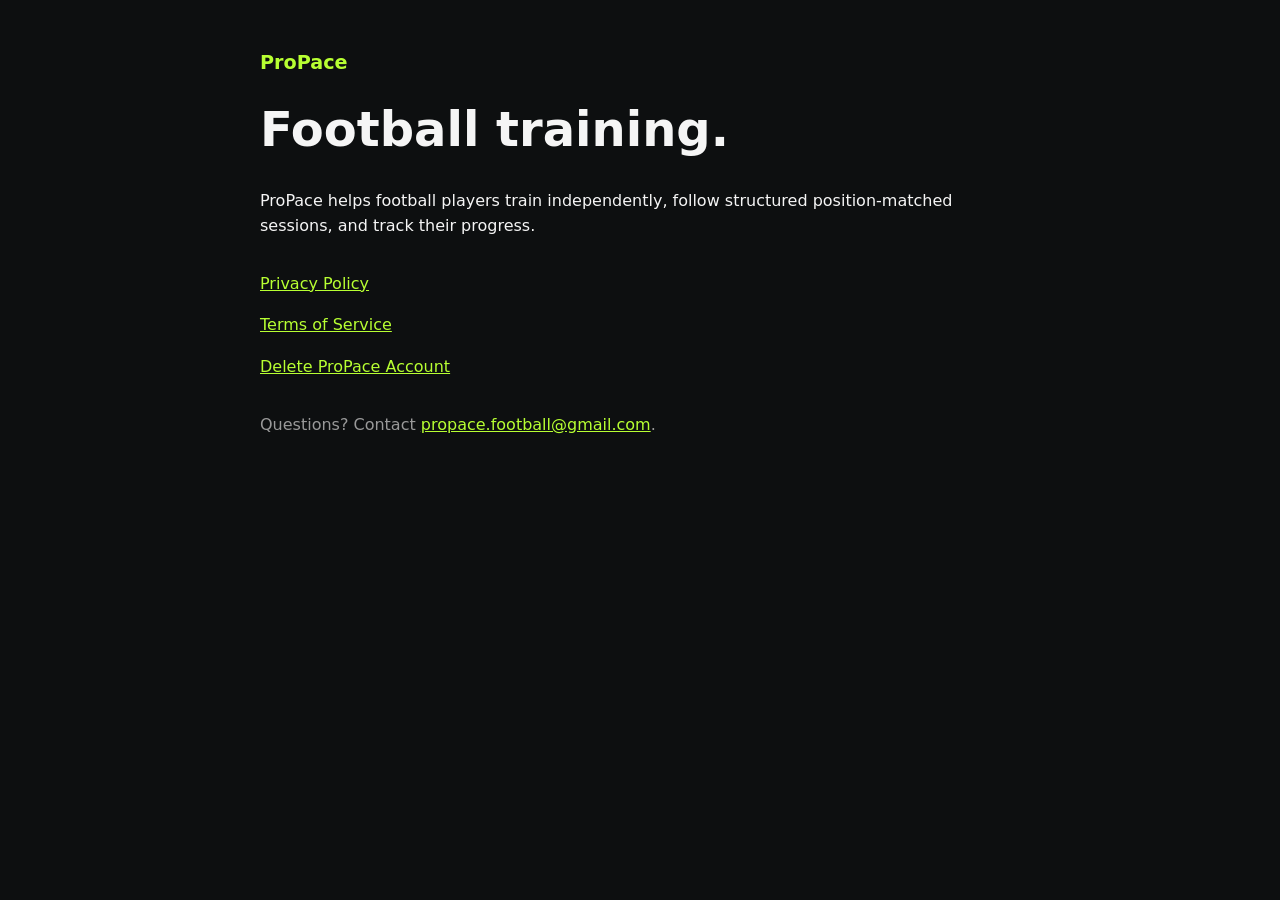
<file: index.html>
<!doctype html>
<html lang="en">
<head>
  <meta charset="utf-8">
  <meta name="viewport" content="width=device-width, initial-scale=1">
  <title>ProPace</title>
  <link rel="stylesheet" href="styles.css">
</head>

<body>

<main class="container">

  <a class="brand" href="index.html">ProPace</a>

  <h1>Football training.</h1>

  <p>
    ProPace helps football players train independently,
    follow structured position-matched sessions, and track their progress.
  </p>

  <section>
    <p>
      <a href="privacy.html">Privacy Policy</a>
    </p>

    <p>
      <a href="terms.html">Terms of Service</a>
    </p>

    <p>
      <a href="delete-account.html">Delete ProPace Account</a>
    </p>
  </section>

  <section>
    <p class="updated">
      Questions? Contact
      <a href="mailto:propace.football@gmail.com">propace.football@gmail.com</a>.
    </p>
  </section>

</main>

</body>
</html>
</file>
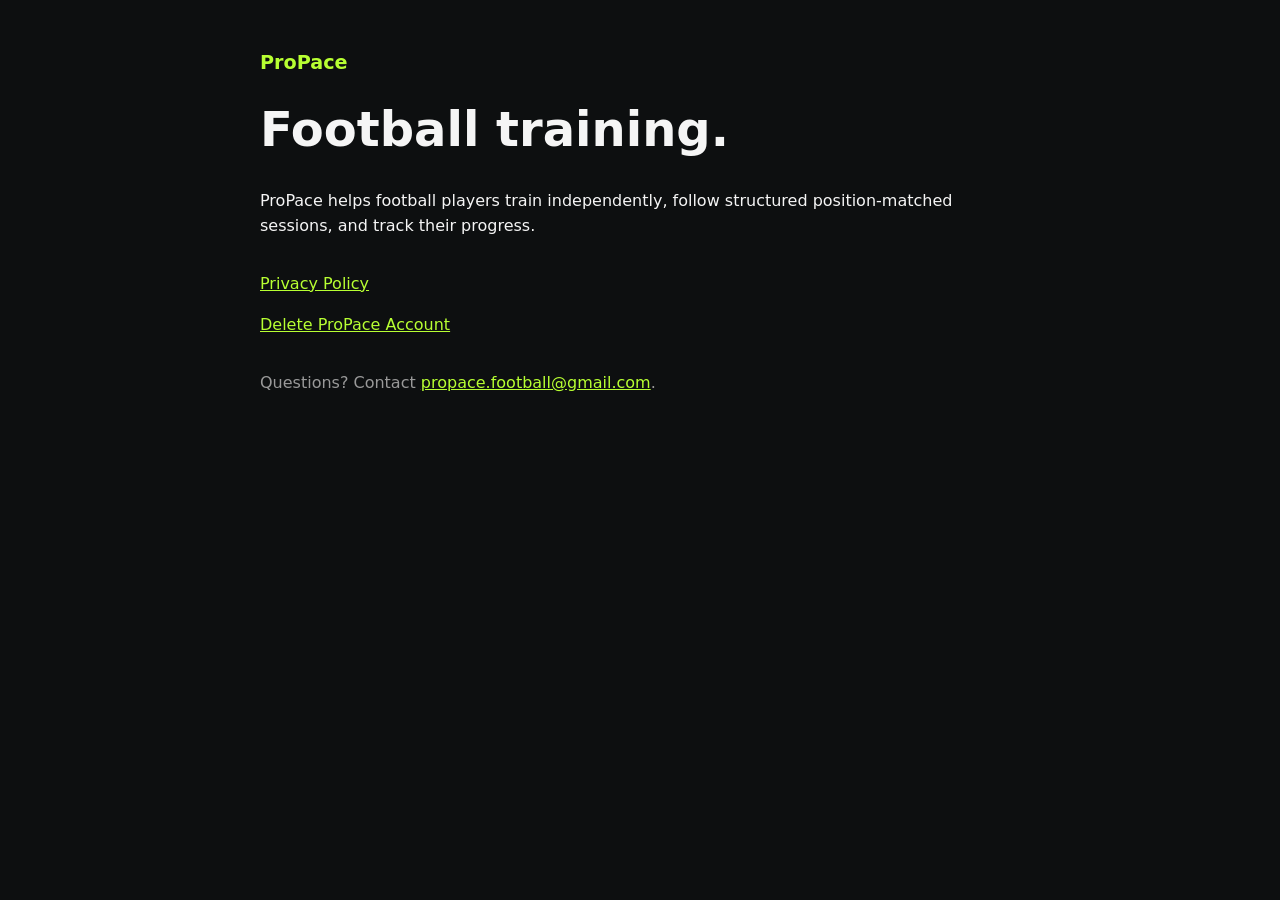
<file: legal-site/index.html>
<!doctype html>
<html lang="en">
<head>
  <meta charset="utf-8">
  <meta name="viewport" content="width=device-width, initial-scale=1">
  <title>ProPace</title>
  <link rel="stylesheet" href="styles.css">
</head>

<body>

<main class="container">

  <a class="brand" href="index.html">ProPace</a>

  <h1>Football training.</h1>

  <p>
    ProPace helps football players train independently,
    follow structured position-matched sessions, and track their progress.
  </p>

  <section>
    <p>
      <a href="privacy.html">Privacy Policy</a>
    </p>

    <p>
      <a href="delete-account.html">Delete ProPace Account</a>
    </p>
  </section>

  <section>
    <p class="updated">
      Questions? Contact
      <a href="mailto:propace.football@gmail.com">propace.football@gmail.com</a>.
    </p>
  </section>

</main>

</body>
</html>
</file>
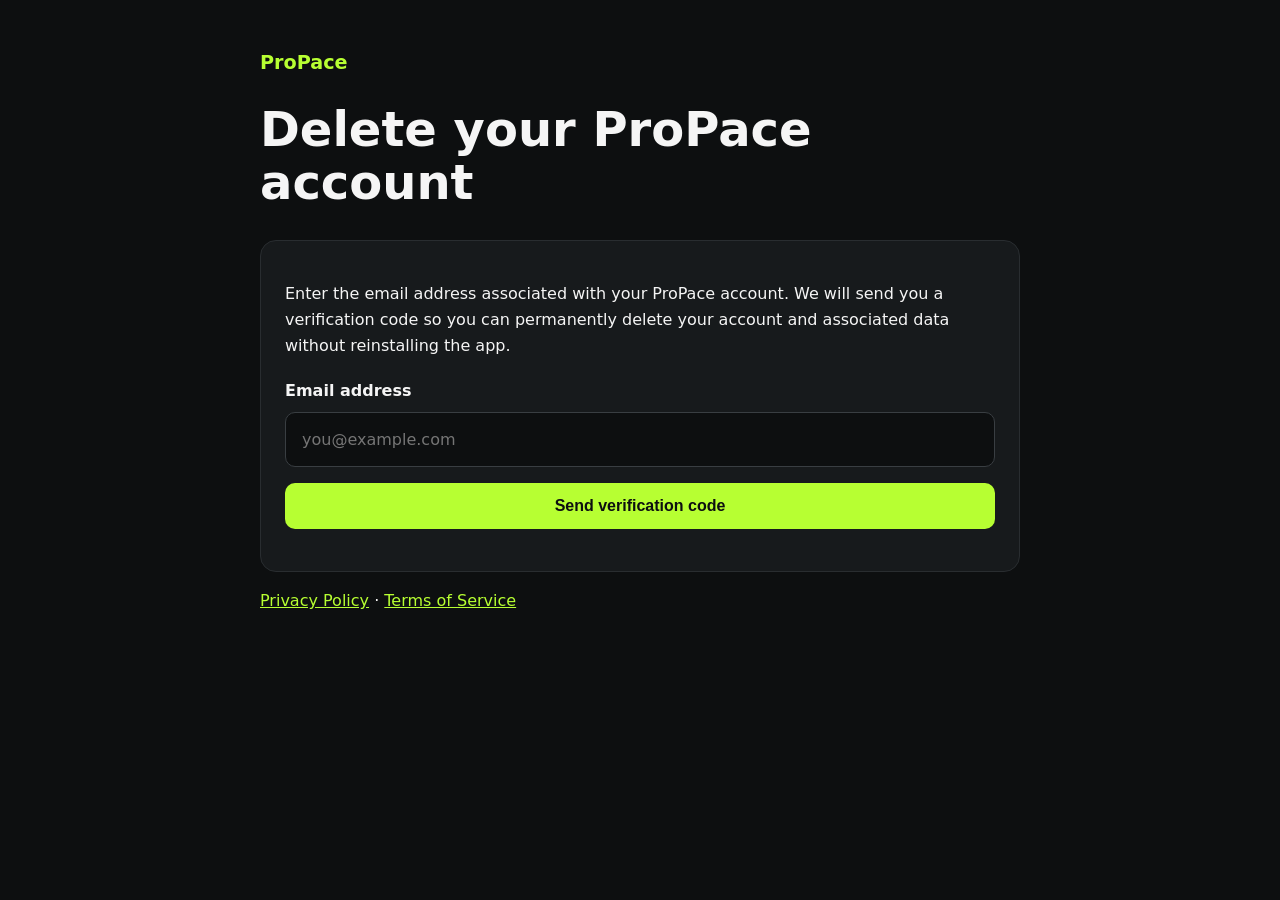
<file: delete-account.html>
<!doctype html>
<html lang="en">
<head>
  <meta charset="utf-8">
  <meta name="viewport" content="width=device-width, initial-scale=1">
  <title>Delete ProPace Account</title>
  <link rel="stylesheet" href="styles.css">
</head>

<body>

<main class="container">

  <header>
    <a href="index.html" class="brand">ProPace</a>
    <h1>Delete your ProPace account</h1>
  </header>

  <section class="card">

    <p>
      Enter the email address associated with your ProPace account.
      We will send you a verification code so you can permanently delete
      your account and associated data without reinstalling the app.
    </p>

    <label for="email">Email address</label>

    <input
      id="email"
      type="email"
      autocomplete="email"
      placeholder="you@example.com"
      required
    >

    <button id="sendOtp" type="button">
      Send verification code
    </button>

    <div id="otpSection" hidden>

      <label for="otp">Verification code</label>

      <input
        id="otp"
        inputmode="numeric"
        autocomplete="one-time-code"
        placeholder="Enter your code"
      >

      <button id="verifyOtp" type="button">
        Verify account
      </button>

    </div>

    <div id="deleteSection" hidden>

      <p class="warning">
        Deleting your account is permanent.
        Your ProPace account, profile and training data will be deleted.
      </p>

      <button id="deleteAccount" type="button" class="danger">
        Permanently delete my account
      </button>

    </div>

    <p id="status" role="status"></p>

  </section>

  <p>
    <a href="privacy.html">Privacy Policy</a> ·
    <a href="terms.html">Terms of Service</a>
  </p>

</main>

<script type="module">

import { createClient } from
  "https://esm.sh/@supabase/supabase-js@2";

// Public Supabase configuration. These values are safe to expose in the
// browser: the publishable/anon key is not a secret. The server-side secret
// key lives only in the account-deletion Edge Function and is never shipped here.
const SUPABASE_URL =
  "https://ofcwrwjlcfvpzfupyrkj.supabase.co";

const SUPABASE_PUBLISHABLE_KEY =
  "eyJhbGciOiJIUzI1NiIsInR5cCI6IkpXVCJ9.eyJpc3MiOiJzdXBhYmFzZSIsInJlZiI6Im9mY3dyd2psY2Z2cHpmdXB5cmtqIiwicm9sZSI6ImFub24iLCJpYXQiOjE3ODQyMDk1MDMsImV4cCI6MjA5OTc4NTUwM30.z3B3AVMvPbax1AxRj1YncUCwMOQ5Q5WbBPlD_WE-r04";

const supabase = createClient(
  SUPABASE_URL,
  SUPABASE_PUBLISHABLE_KEY
);

const emailInput = document.getElementById("email");
const otpInput = document.getElementById("otp");

const sendOtpButton = document.getElementById("sendOtp");
const verifyOtpButton = document.getElementById("verifyOtp");
const deleteButton = document.getElementById("deleteAccount");

const otpSection = document.getElementById("otpSection");
const deleteSection = document.getElementById("deleteSection");

const statusElement = document.getElementById("status");

function setStatus(message) {
  statusElement.textContent = message;
}

// Turn a Supabase Auth error into something actionable instead of a generic message.
function describeAuthError(error, fallback) {
  const code = error && (error.error_code || error.code);
  const msg = (error && (error.message || error.msg)) || "";
  let hint = "";

  if (code === "otp_disabled" || /not allowed for otp/i.test(msg)) {
    hint =
      " Email sign-in codes are not enabled on this project yet (Supabase: Authentication → Sign In / Up → Email → enable One-time password).";
  } else if (code === "over_email_send_rate_limit" || /rate limit/i.test(msg)) {
    hint =
      " Too many requests — wait a while and retry, or configure a custom SMTP server.";
  } else if (code === "email_not_confirmed" || /not.?t confirmed/i.test(msg)) {
    hint = " This email has not been confirmed yet.";
  }

  return (fallback + (msg ? " (" + msg + ")" : "") + hint).trim();
}

sendOtpButton.addEventListener("click", async () => {

  const email = emailInput.value.trim();

  if (!email) {
    setStatus("Enter your ProPace email address.");
    return;
  }

  sendOtpButton.disabled = true;
  setStatus("Sending verification code...");

  const { error } = await supabase.auth.signInWithOtp({
    email,
    options: {
      shouldCreateUser: false
    }
  });

  if (error) {
    setStatus(
      describeAuthError(error, "We could not send a verification code.")
    );

    sendOtpButton.disabled = false;
    return;
  }

  otpSection.hidden = false;

  setStatus(
    "A verification code has been sent to your email."
  );

  sendOtpButton.disabled = false;
});

verifyOtpButton.addEventListener("click", async () => {

  const email = emailInput.value.trim();
  const token = otpInput.value.trim();

  if (!email || !token) {
    setStatus("Enter the verification code.");
    return;
  }

  verifyOtpButton.disabled = true;
  setStatus("Verifying...");

  const { error } = await supabase.auth.verifyOtp({
    email,
    token,
    type: "email"
  });

  if (error) {
    setStatus(
      describeAuthError(error, "The verification code is invalid or expired.")
    );

    verifyOtpButton.disabled = false;
    return;
  }

  deleteSection.hidden = false;

  setStatus(
    "Your account has been verified. You can now request permanent deletion."
  );

  verifyOtpButton.disabled = false;
});

deleteButton.addEventListener("click", async () => {

  const confirmed = window.confirm(
    "Are you sure you want to permanently delete your ProPace account?"
  );

  if (!confirmed) {
    return;
  }

  deleteButton.disabled = true;
  setStatus("Deleting your account...");

  const {
    data: {
      session
    }
  } = await supabase.auth.getSession();

  if (!session) {
    setStatus(
      "Your verification session has expired. Please start again."
    );

    deleteButton.disabled = false;
    return;
  }

  try {
    const response = await fetch(
      `${SUPABASE_URL}/functions/v1/account-deletion`,
      {
        method: "POST",
        headers: {
          "Authorization": `Bearer ${session.access_token}`,
          "Content-Type": "application/json",
          "apikey": SUPABASE_PUBLISHABLE_KEY
        }
      }
    );

    const result = await response.json();

    if (!response.ok) {
      setStatus(
        result.error ??
        "Account deletion failed. Please try again."
      );

      deleteButton.disabled = false;
      return;
    }

    await supabase.auth.signOut();

    deleteSection.hidden = true;
    otpSection.hidden = true;

    setStatus(
      "Your ProPace account and associated data have been deleted."
    );
  } catch (networkError) {
    setStatus(
      "Account deletion failed. Please check your connection and try again."
    );

    deleteButton.disabled = false;
  }
});

</script>

</body>
</html>
</file>
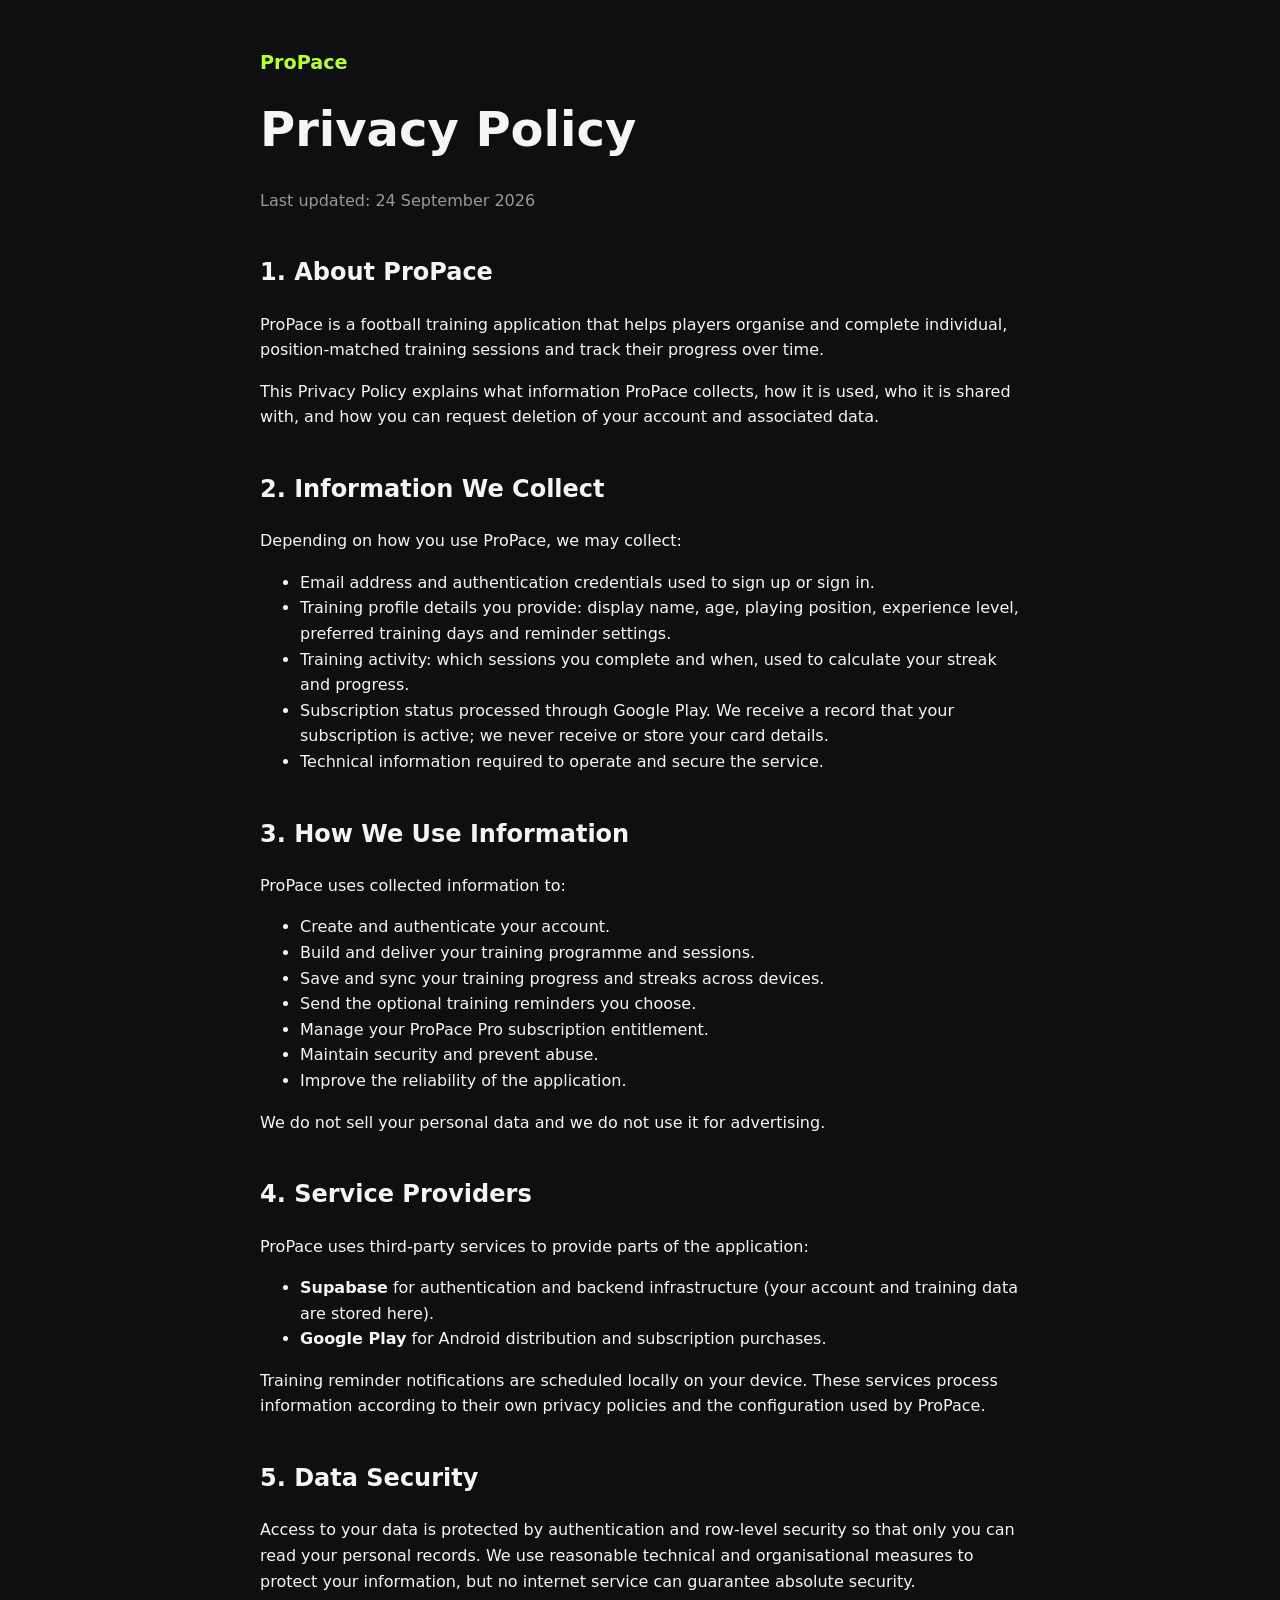
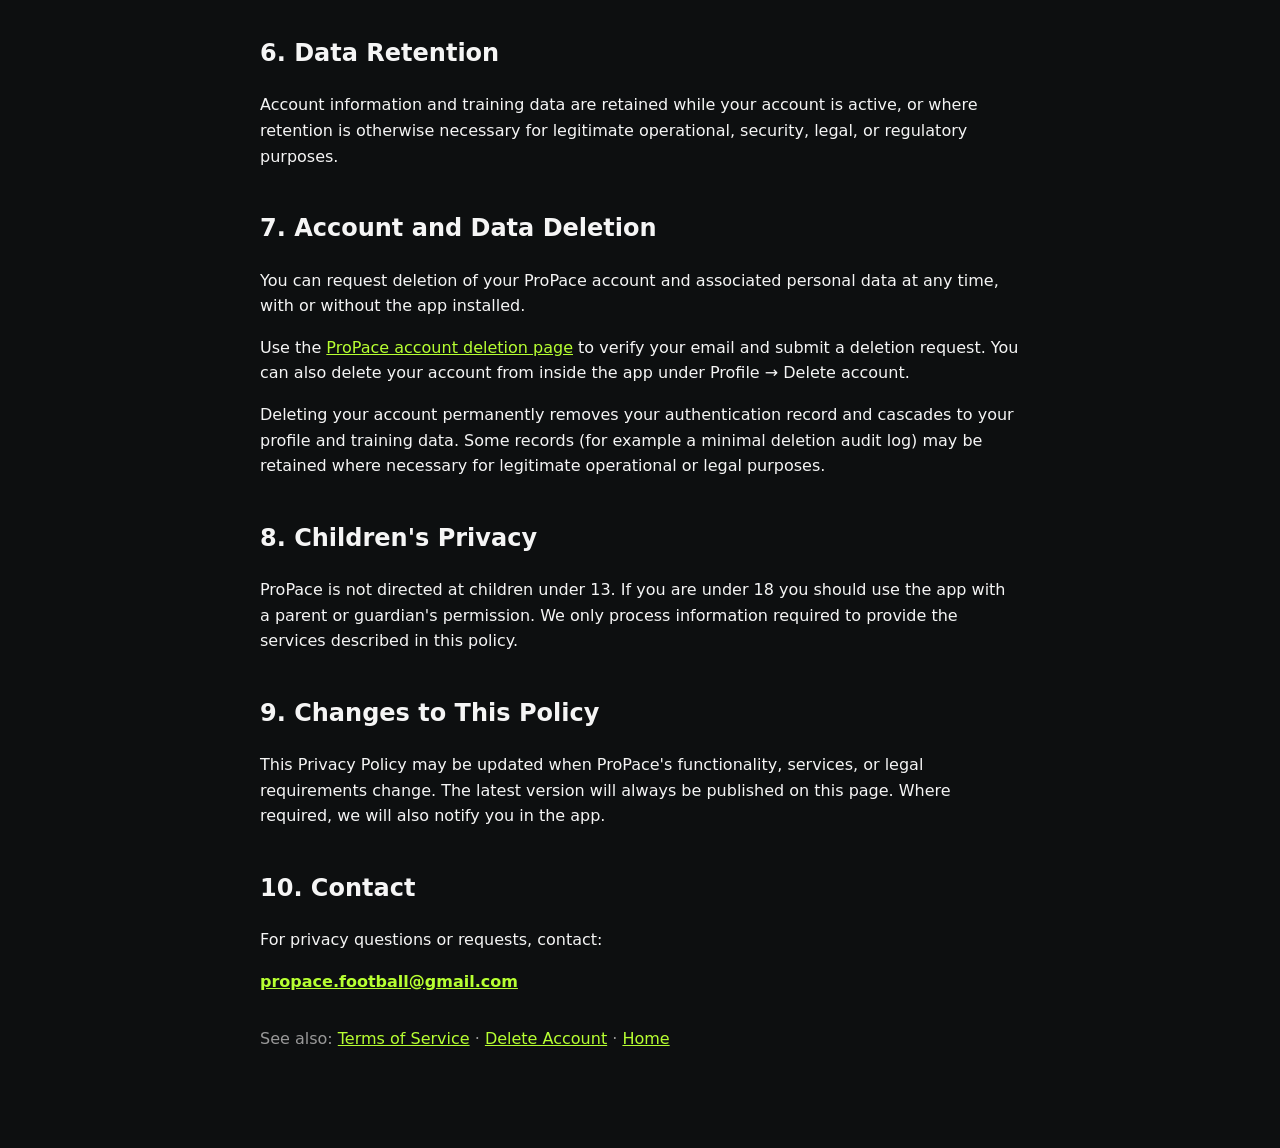
<file: privacy.html>
<!doctype html>
<html lang="en">
<head>
  <meta charset="utf-8">
  <meta name="viewport" content="width=device-width, initial-scale=1">
  <title>ProPace Privacy Policy</title>
  <link rel="stylesheet" href="styles.css">
</head>

<body>
<main class="container">

  <header>
    <a href="index.html" class="brand">ProPace</a>
    <h1>Privacy Policy</h1>
    <p class="updated">Last updated: 24 September 2026</p>
  </header>

  <section>
    <h2>1. About ProPace</h2>

    <p>
      ProPace is a football training application that helps players organise
      and complete individual, position-matched training sessions and track
      their progress over time.
    </p>

    <p>
      This Privacy Policy explains what information ProPace collects, how it
      is used, who it is shared with, and how you can request deletion of your
      account and associated data.
    </p>
  </section>

  <section>
    <h2>2. Information We Collect</h2>

    <p>Depending on how you use ProPace, we may collect:</p>

    <ul>
      <li>Email address and authentication credentials used to sign up or sign in.</li>
      <li>Training profile details you provide: display name, age, playing position, experience level, preferred training days and reminder settings.</li>
      <li>Training activity: which sessions you complete and when, used to calculate your streak and progress.</li>
      <li>Subscription status processed through Google Play. We receive a record that your subscription is active; we never receive or store your card details.</li>
      <li>Technical information required to operate and secure the service.</li>
    </ul>
  </section>

  <section>
    <h2>3. How We Use Information</h2>

    <p>ProPace uses collected information to:</p>

    <ul>
      <li>Create and authenticate your account.</li>
      <li>Build and deliver your training programme and sessions.</li>
      <li>Save and sync your training progress and streaks across devices.</li>
      <li>Send the optional training reminders you choose.</li>
      <li>Manage your ProPace Pro subscription entitlement.</li>
      <li>Maintain security and prevent abuse.</li>
      <li>Improve the reliability of the application.</li>
    </ul>

    <p>
      We do not sell your personal data and we do not use it for advertising.
    </p>
  </section>

  <section>
    <h2>4. Service Providers</h2>

    <p>
      ProPace uses third-party services to provide parts of the application:
    </p>

    <ul>
      <li><strong>Supabase</strong> for authentication and backend infrastructure (your account and training data are stored here).</li>
      <li><strong>Google Play</strong> for Android distribution and subscription purchases.</li>
    </ul>

    <p>
      Training reminder notifications are scheduled locally on your device.
      These services process information according to their own privacy
      policies and the configuration used by ProPace.
    </p>
  </section>

  <section>
    <h2>5. Data Security</h2>

    <p>
      Access to your data is protected by authentication and row-level
      security so that only you can read your personal records. We use
      reasonable technical and organisational measures to protect your
      information, but no internet service can guarantee absolute security.
    </p>
  </section>

  <section>
    <h2>6. Data Retention</h2>

    <p>
      Account information and training data are retained while your account is
      active, or where retention is otherwise necessary for legitimate
      operational, security, legal, or regulatory purposes.
    </p>
  </section>

  <section>
    <h2>7. Account and Data Deletion</h2>

    <p>
      You can request deletion of your ProPace account and associated personal
      data at any time, with or without the app installed.
    </p>

    <p>
      Use the
      <a href="delete-account.html">ProPace account deletion page</a>
      to verify your email and submit a deletion request. You can also delete
      your account from inside the app under Profile &rarr; Delete account.
    </p>

    <p>
      Deleting your account permanently removes your authentication record and
      cascades to your profile and training data. Some records (for example a
      minimal deletion audit log) may be retained where necessary for
      legitimate operational or legal purposes.
    </p>
  </section>

  <section>
    <h2>8. Children's Privacy</h2>

    <p>
      ProPace is not directed at children under 13. If you are under 18 you
      should use the app with a parent or guardian's permission. We only
      process information required to provide the services described in this
      policy.
    </p>
  </section>

  <section>
    <h2>9. Changes to This Policy</h2>

    <p>
      This Privacy Policy may be updated when ProPace's functionality,
      services, or legal requirements change. The latest version will always
      be published on this page. Where required, we will also notify you in the
      app.
    </p>
  </section>

  <section>
    <h2>10. Contact</h2>

    <p>For privacy questions or requests, contact:</p>

    <p>
      <strong><a href="mailto:propace.football@gmail.com">propace.football@gmail.com</a></strong>
    </p>
  </section>

  <section>
    <p class="updated">
      See also:
      <a href="terms.html">Terms of Service</a> ·
      <a href="delete-account.html">Delete Account</a> ·
      <a href="index.html">Home</a>
    </p>
  </section>

</main>
</body>
</html>
</file>
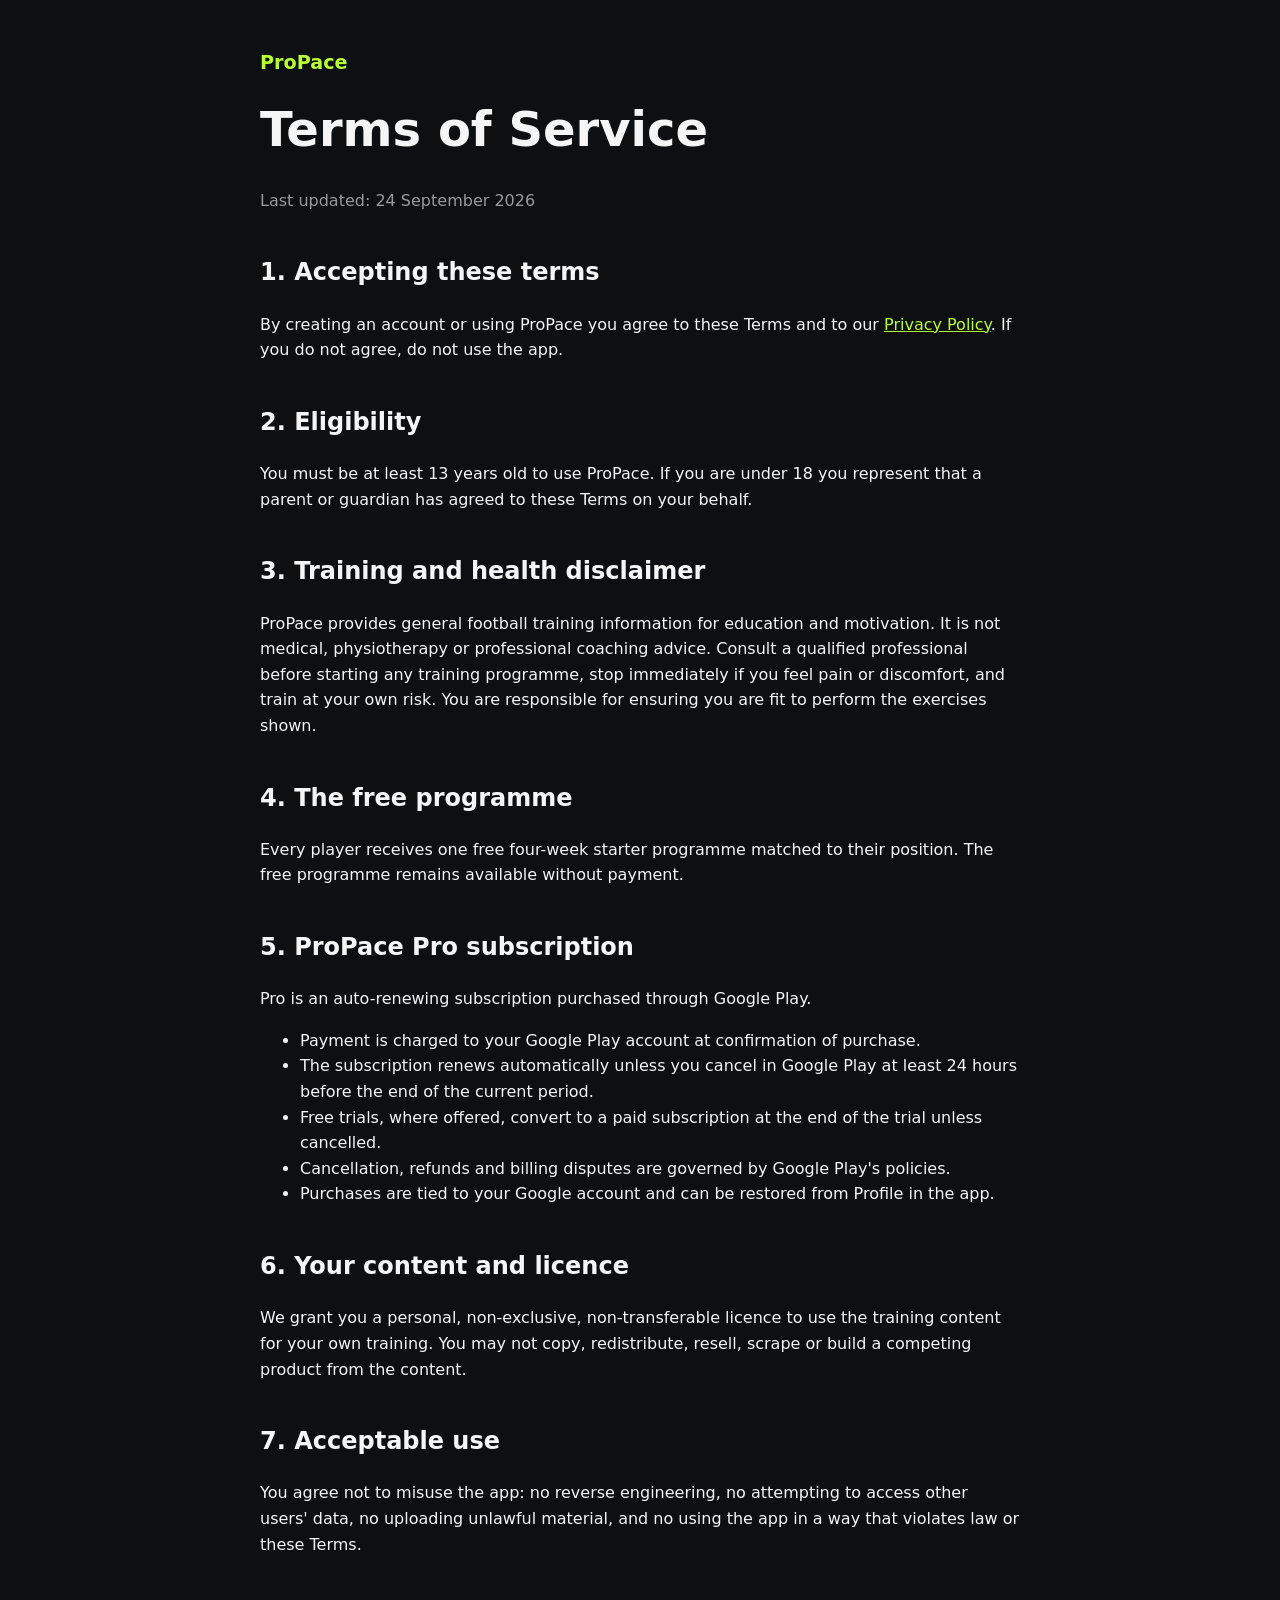
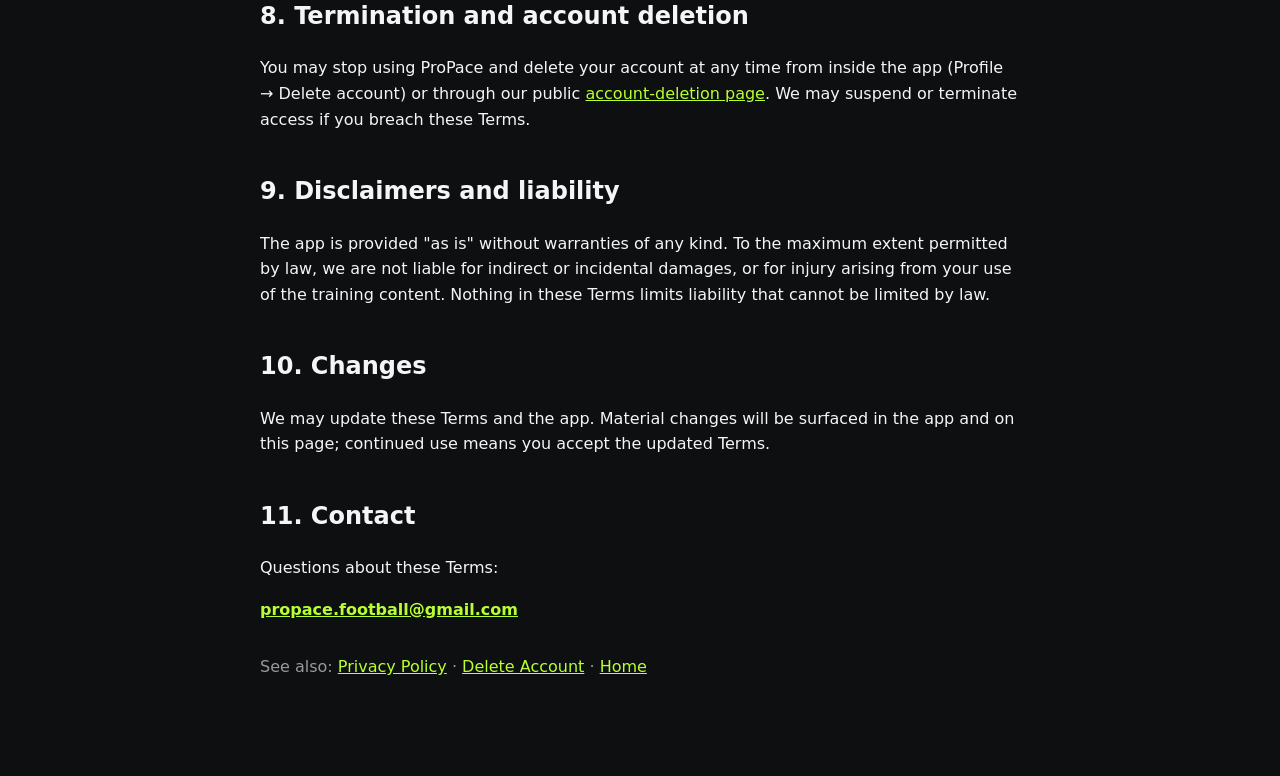
<file: terms.html>
<!doctype html>
<html lang="en">
<head>
  <meta charset="utf-8">
  <meta name="viewport" content="width=device-width, initial-scale=1">
  <title>ProPace Terms of Service</title>
  <link rel="stylesheet" href="styles.css">
</head>

<body>
<main class="container">

  <header>
    <a href="index.html" class="brand">ProPace</a>
    <h1>Terms of Service</h1>
    <p class="updated">Last updated: 24 September 2026</p>
  </header>

  <section>
    <h2>1. Accepting these terms</h2>

    <p>
      By creating an account or using ProPace you agree to these Terms and to
      our <a href="privacy.html">Privacy Policy</a>. If you do not agree, do
      not use the app.
    </p>
  </section>

  <section>
    <h2>2. Eligibility</h2>

    <p>
      You must be at least 13 years old to use ProPace. If you are under 18
      you represent that a parent or guardian has agreed to these Terms on
      your behalf.
    </p>
  </section>

  <section>
    <h2>3. Training and health disclaimer</h2>

    <p>
      ProPace provides general football training information for education and
      motivation. It is not medical, physiotherapy or professional coaching
      advice. Consult a qualified professional before starting any training
      programme, stop immediately if you feel pain or discomfort, and train
      at your own risk. You are responsible for ensuring you are fit to
      perform the exercises shown.
    </p>
  </section>

  <section>
    <h2>4. The free programme</h2>

    <p>
      Every player receives one free four-week starter programme matched to
      their position. The free programme remains available without payment.
    </p>
  </section>

  <section>
    <h2>5. ProPace Pro subscription</h2>

    <p>Pro is an auto-renewing subscription purchased through Google Play.</p>

    <ul>
      <li>Payment is charged to your Google Play account at confirmation of purchase.</li>
      <li>The subscription renews automatically unless you cancel in Google Play at least 24 hours before the end of the current period.</li>
      <li>Free trials, where offered, convert to a paid subscription at the end of the trial unless cancelled.</li>
      <li>Cancellation, refunds and billing disputes are governed by Google Play's policies.</li>
      <li>Purchases are tied to your Google account and can be restored from Profile in the app.</li>
    </ul>
  </section>

  <section>
    <h2>6. Your content and licence</h2>

    <p>
      We grant you a personal, non-exclusive, non-transferable licence to use
      the training content for your own training. You may not copy,
      redistribute, resell, scrape or build a competing product from the
      content.
    </p>
  </section>

  <section>
    <h2>7. Acceptable use</h2>

    <p>
      You agree not to misuse the app: no reverse engineering, no attempting
      to access other users' data, no uploading unlawful material, and no
      using the app in a way that violates law or these Terms.
    </p>
  </section>

  <section>
    <h2>8. Termination and account deletion</h2>

    <p>
      You may stop using ProPace and delete your account at any time from
      inside the app (Profile &rarr; Delete account) or through our public
      <a href="delete-account.html">account-deletion page</a>. We may suspend
      or terminate access if you breach these Terms.
    </p>
  </section>

  <section>
    <h2>9. Disclaimers and liability</h2>

    <p>
      The app is provided "as is" without warranties of any kind. To the
      maximum extent permitted by law, we are not liable for indirect or
      incidental damages, or for injury arising from your use of the training
      content. Nothing in these Terms limits liability that cannot be limited
      by law.
    </p>
  </section>

  <section>
    <h2>10. Changes</h2>

    <p>
      We may update these Terms and the app. Material changes will be
      surfaced in the app and on this page; continued use means you accept
      the updated Terms.
    </p>
  </section>

  <section>
    <h2>11. Contact</h2>

    <p>Questions about these Terms:</p>

    <p>
      <strong><a href="mailto:propace.football@gmail.com">propace.football@gmail.com</a></strong>
    </p>
  </section>

  <section>
    <p class="updated">
      See also:
      <a href="privacy.html">Privacy Policy</a> ·
      <a href="delete-account.html">Delete Account</a> ·
      <a href="index.html">Home</a>
    </p>
  </section>

</main>
</body>
</html>
</file>
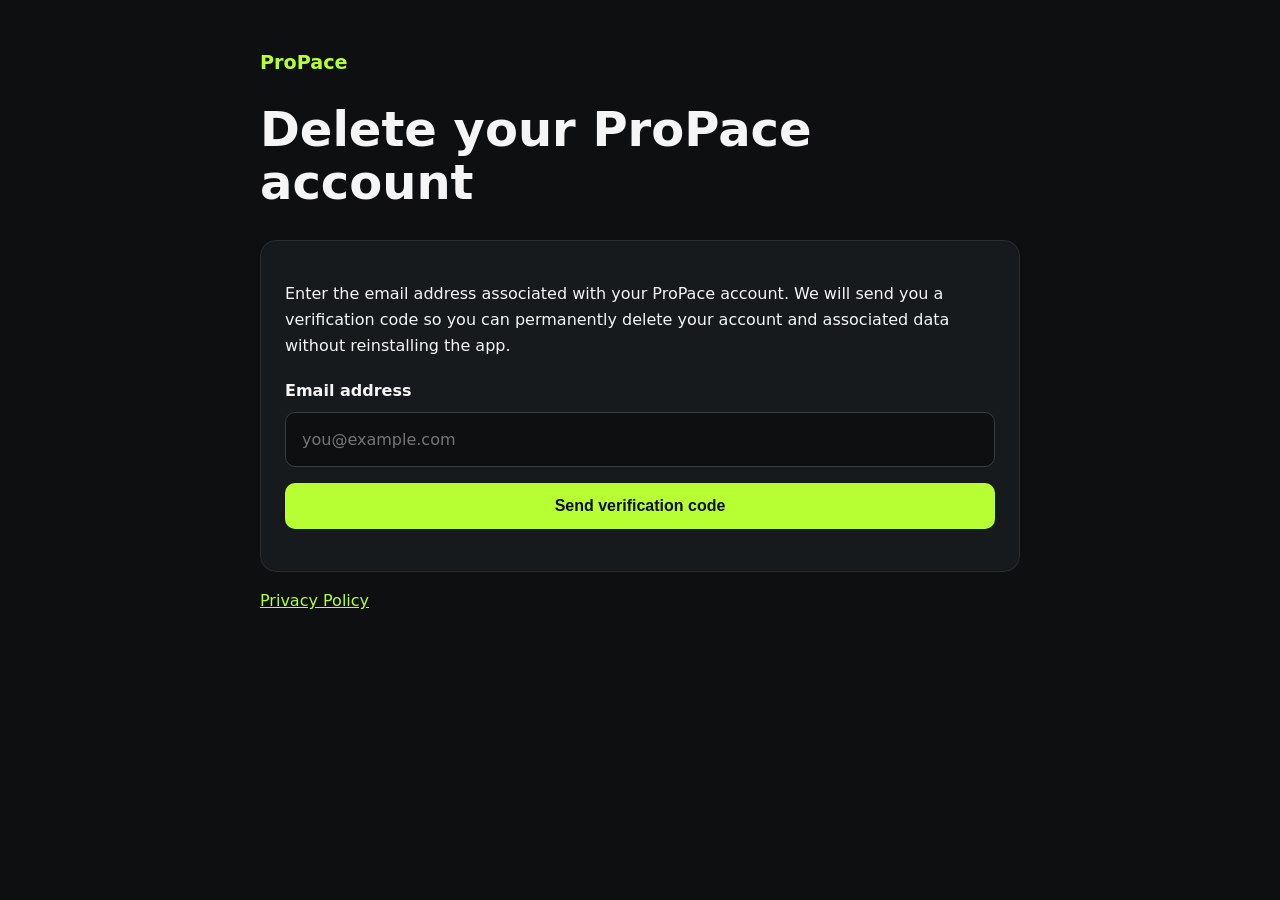
<file: legal-site/delete-account.html>
<!doctype html>
<html lang="en">
<head>
  <meta charset="utf-8">
  <meta name="viewport" content="width=device-width, initial-scale=1">
  <title>Delete ProPace Account</title>
  <link rel="stylesheet" href="styles.css">
</head>

<body>

<main class="container">

  <header>
    <a href="index.html" class="brand">ProPace</a>
    <h1>Delete your ProPace account</h1>
  </header>

  <section class="card">

    <p>
      Enter the email address associated with your ProPace account.
      We will send you a verification code so you can permanently delete
      your account and associated data without reinstalling the app.
    </p>

    <label for="email">Email address</label>

    <input
      id="email"
      type="email"
      autocomplete="email"
      placeholder="you@example.com"
      required
    >

    <button id="sendOtp" type="button">
      Send verification code
    </button>

    <div id="otpSection" hidden>

      <label for="otp">Verification code</label>

      <input
        id="otp"
        inputmode="numeric"
        autocomplete="one-time-code"
        placeholder="Enter your code"
      >

      <button id="verifyOtp" type="button">
        Verify account
      </button>

    </div>

    <div id="deleteSection" hidden>

      <p class="warning">
        Deleting your account is permanent.
        Your ProPace account, profile and training data will be deleted.
      </p>

      <button id="deleteAccount" type="button" class="danger">
        Permanently delete my account
      </button>

    </div>

    <p id="status" role="status"></p>

  </section>

  <p>
    <a href="privacy.html">Privacy Policy</a>
  </p>

</main>

<script type="module">

import { createClient } from
  "https://esm.sh/@supabase/supabase-js@2";

// Public Supabase configuration. These values are safe to expose in the
// browser: the publishable/anon key is not a secret. The server-side secret
// key lives only in the account-deletion Edge Function and is never shipped here.
const SUPABASE_URL =
  "https://ofcwrwjlcfvpzfupyrkj.supabase.co";

const SUPABASE_PUBLISHABLE_KEY =
  "eyJhbGciOiJIUzI1NiIsInR5cCI6IkpXVCJ9.eyJpc3MiOiJzdXBhYmFzZSIsInJlZiI6Im9mY3dyd2psY2Z2cHpmdXB5cmtqIiwicm9sZSI6ImFub24iLCJpYXQiOjE3ODQyMDk1MDMsImV4cCI6MjA5OTc4NTUwM30.z3B3AVMvPbax1AxRj1YncUCwMOQ5Q5WbBPlD_WE-r04";

const supabase = createClient(
  SUPABASE_URL,
  SUPABASE_PUBLISHABLE_KEY
);

const emailInput = document.getElementById("email");
const otpInput = document.getElementById("otp");

const sendOtpButton = document.getElementById("sendOtp");
const verifyOtpButton = document.getElementById("verifyOtp");
const deleteButton = document.getElementById("deleteAccount");

const otpSection = document.getElementById("otpSection");
const deleteSection = document.getElementById("deleteSection");

const statusElement = document.getElementById("status");

function setStatus(message) {
  statusElement.textContent = message;
}

sendOtpButton.addEventListener("click", async () => {

  const email = emailInput.value.trim();

  if (!email) {
    setStatus("Enter your ProPace email address.");
    return;
  }

  sendOtpButton.disabled = true;
  setStatus("Sending verification code...");

  const { error } = await supabase.auth.signInWithOtp({
    email,
    options: {
      shouldCreateUser: false
    }
  });

  if (error) {
    setStatus(
      "We could not send a verification code. Please check the email address and try again."
    );

    sendOtpButton.disabled = false;
    return;
  }

  otpSection.hidden = false;

  setStatus(
    "A verification code has been sent to your email."
  );

  sendOtpButton.disabled = false;
});

verifyOtpButton.addEventListener("click", async () => {

  const email = emailInput.value.trim();
  const token = otpInput.value.trim();

  if (!email || !token) {
    setStatus("Enter the verification code.");
    return;
  }

  verifyOtpButton.disabled = true;
  setStatus("Verifying...");

  const { error } = await supabase.auth.verifyOtp({
    email,
    token,
    type: "email"
  });

  if (error) {
    setStatus(
      "The verification code is invalid or expired."
    );

    verifyOtpButton.disabled = false;
    return;
  }

  deleteSection.hidden = false;

  setStatus(
    "Your account has been verified. You can now request permanent deletion."
  );

  verifyOtpButton.disabled = false;
});

deleteButton.addEventListener("click", async () => {

  const confirmed = window.confirm(
    "Are you sure you want to permanently delete your ProPace account?"
  );

  if (!confirmed) {
    return;
  }

  deleteButton.disabled = true;
  setStatus("Deleting your account...");

  const {
    data: {
      session
    }
  } = await supabase.auth.getSession();

  if (!session) {
    setStatus(
      "Your verification session has expired. Please start again."
    );

    deleteButton.disabled = false;
    return;
  }

  try {
    const response = await fetch(
      `${SUPABASE_URL}/functions/v1/account-deletion`,
      {
        method: "POST",
        headers: {
          "Authorization": `Bearer ${session.access_token}`,
          "Content-Type": "application/json",
          "apikey": SUPABASE_PUBLISHABLE_KEY
        }
      }
    );

    const result = await response.json();

    if (!response.ok) {
      setStatus(
        result.error ??
        "Account deletion failed. Please try again."
      );

      deleteButton.disabled = false;
      return;
    }

    await supabase.auth.signOut();

    deleteSection.hidden = true;
    otpSection.hidden = true;

    setStatus(
      "Your ProPace account and associated data have been deleted."
    );
  } catch (networkError) {
    setStatus(
      "Account deletion failed. Please check your connection and try again."
    );

    deleteButton.disabled = false;
  }
});

</script>

</body>
</html>
</file>
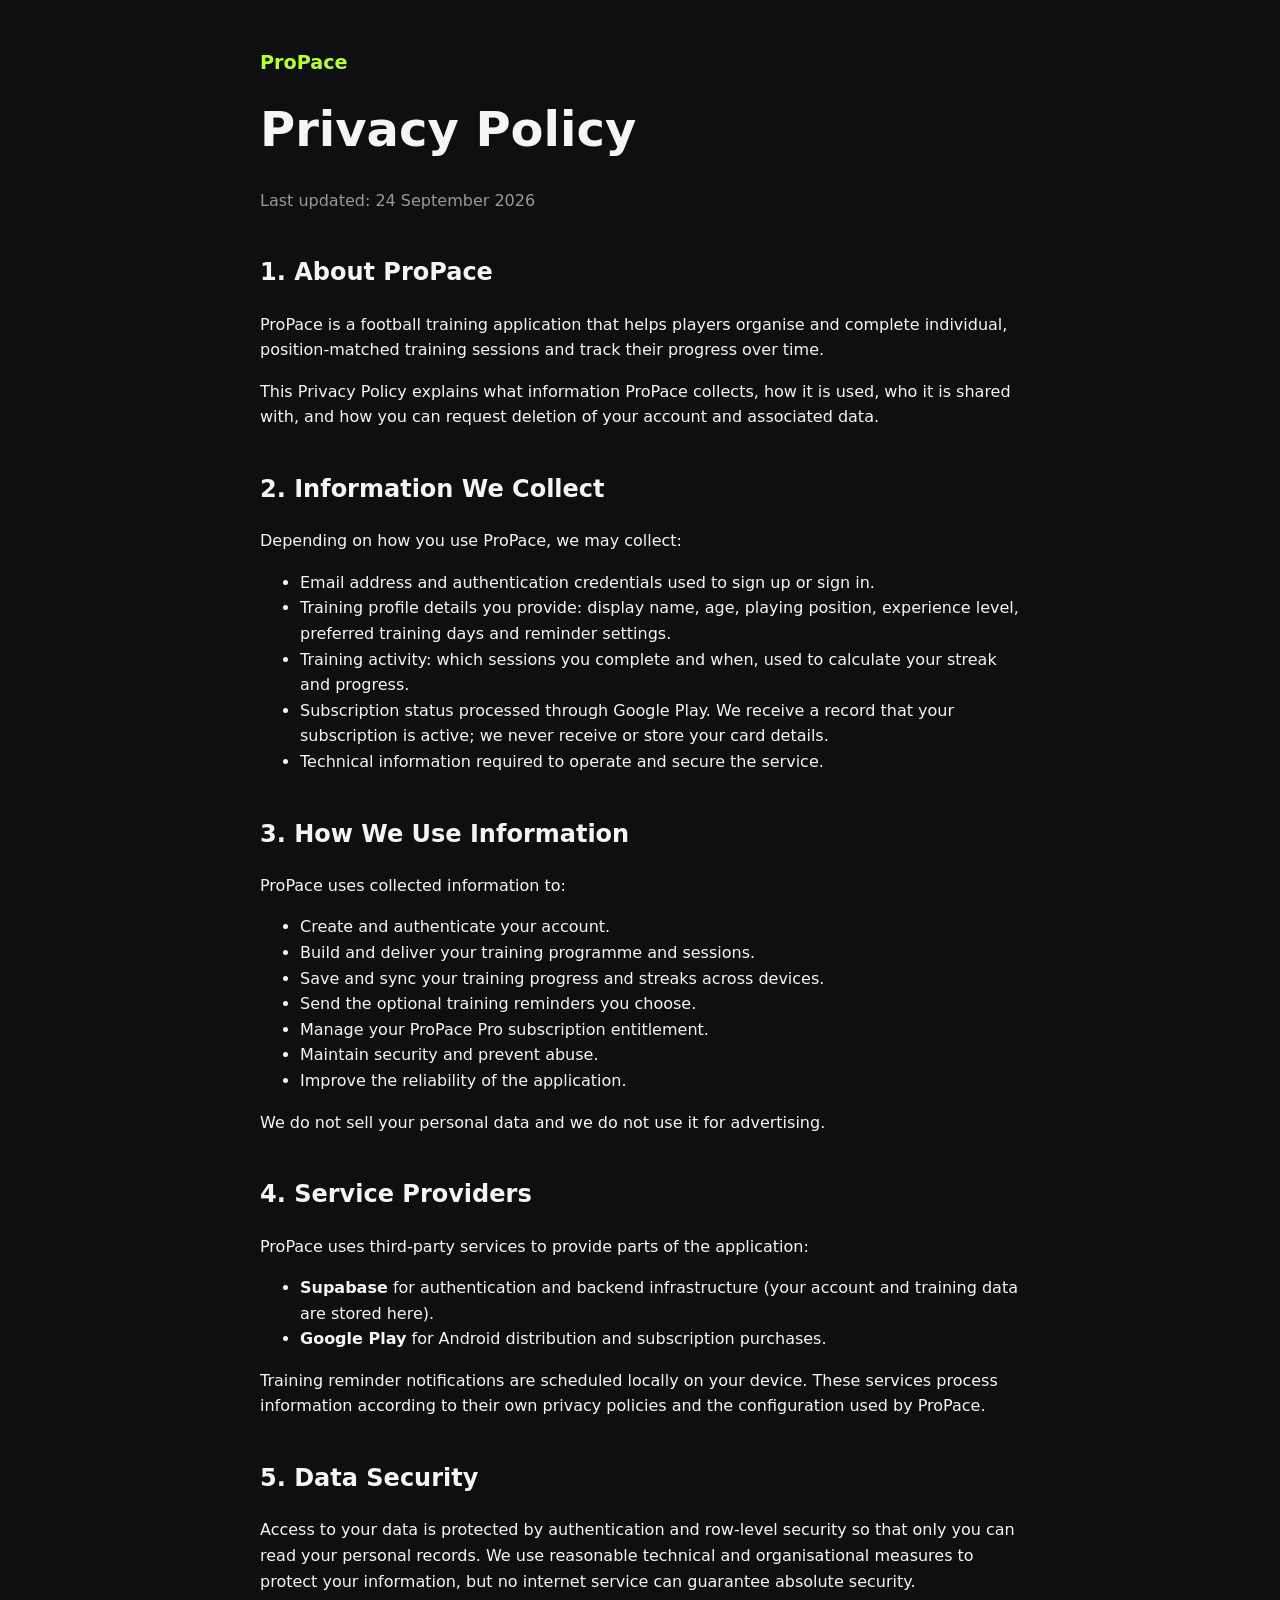
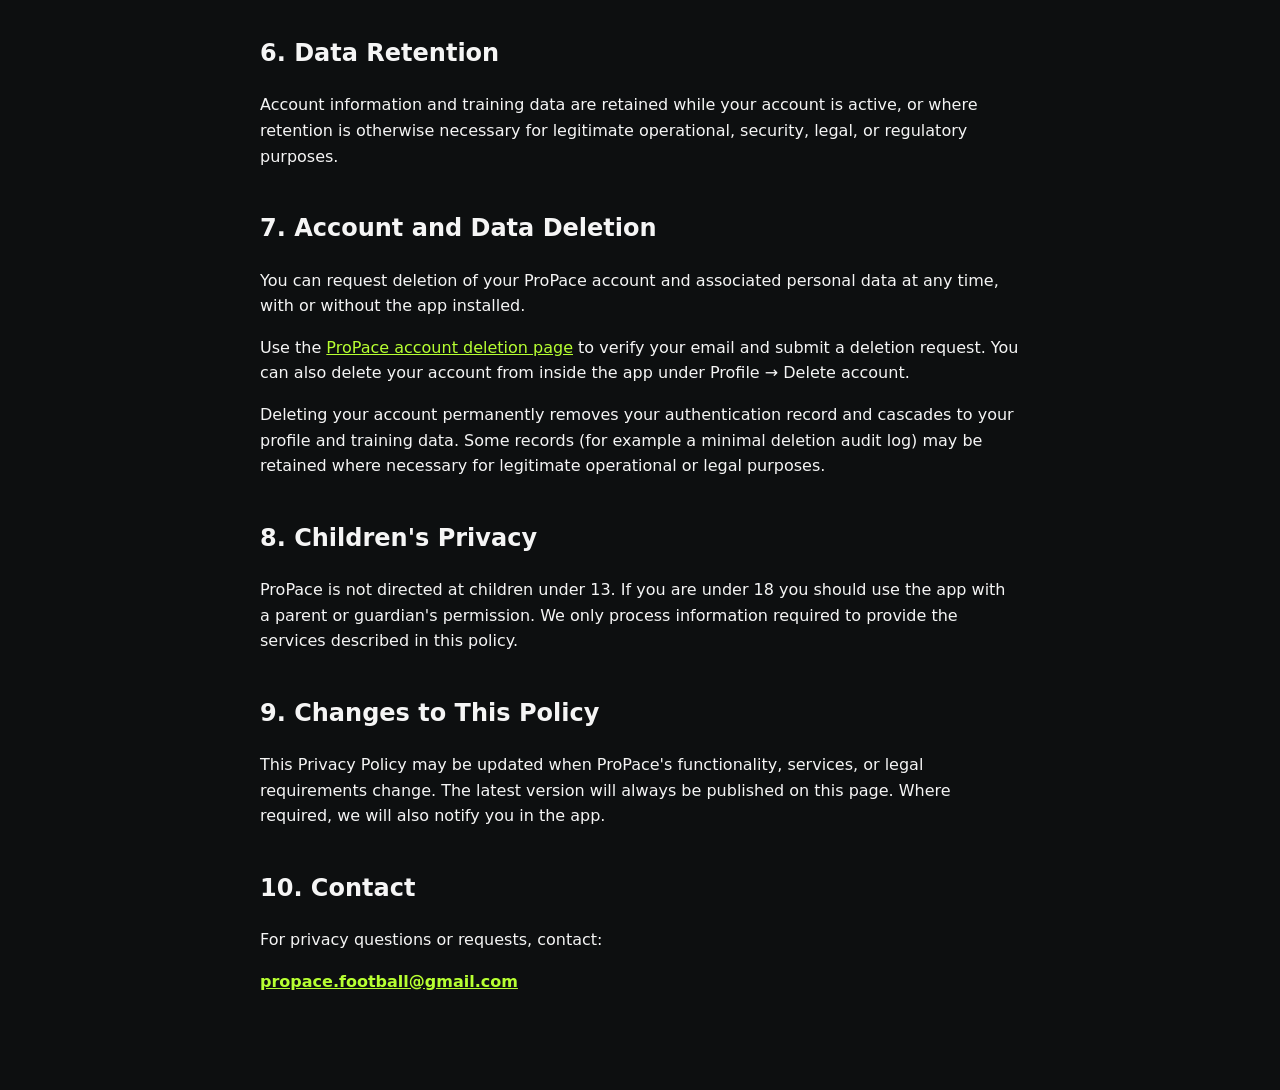
<file: legal-site/privacy.html>
<!doctype html>
<html lang="en">
<head>
  <meta charset="utf-8">
  <meta name="viewport" content="width=device-width, initial-scale=1">
  <title>ProPace Privacy Policy</title>
  <link rel="stylesheet" href="styles.css">
</head>

<body>
<main class="container">

  <header>
    <a href="index.html" class="brand">ProPace</a>
    <h1>Privacy Policy</h1>
    <p class="updated">Last updated: 24 September 2026</p>
  </header>

  <section>
    <h2>1. About ProPace</h2>

    <p>
      ProPace is a football training application that helps players organise
      and complete individual, position-matched training sessions and track
      their progress over time.
    </p>

    <p>
      This Privacy Policy explains what information ProPace collects, how it
      is used, who it is shared with, and how you can request deletion of your
      account and associated data.
    </p>
  </section>

  <section>
    <h2>2. Information We Collect</h2>

    <p>Depending on how you use ProPace, we may collect:</p>

    <ul>
      <li>Email address and authentication credentials used to sign up or sign in.</li>
      <li>Training profile details you provide: display name, age, playing position, experience level, preferred training days and reminder settings.</li>
      <li>Training activity: which sessions you complete and when, used to calculate your streak and progress.</li>
      <li>Subscription status processed through Google Play. We receive a record that your subscription is active; we never receive or store your card details.</li>
      <li>Technical information required to operate and secure the service.</li>
    </ul>
  </section>

  <section>
    <h2>3. How We Use Information</h2>

    <p>ProPace uses collected information to:</p>

    <ul>
      <li>Create and authenticate your account.</li>
      <li>Build and deliver your training programme and sessions.</li>
      <li>Save and sync your training progress and streaks across devices.</li>
      <li>Send the optional training reminders you choose.</li>
      <li>Manage your ProPace Pro subscription entitlement.</li>
      <li>Maintain security and prevent abuse.</li>
      <li>Improve the reliability of the application.</li>
    </ul>

    <p>
      We do not sell your personal data and we do not use it for advertising.
    </p>
  </section>

  <section>
    <h2>4. Service Providers</h2>

    <p>
      ProPace uses third-party services to provide parts of the application:
    </p>

    <ul>
      <li><strong>Supabase</strong> for authentication and backend infrastructure (your account and training data are stored here).</li>
      <li><strong>Google Play</strong> for Android distribution and subscription purchases.</li>
    </ul>

    <p>
      Training reminder notifications are scheduled locally on your device.
      These services process information according to their own privacy
      policies and the configuration used by ProPace.
    </p>
  </section>

  <section>
    <h2>5. Data Security</h2>

    <p>
      Access to your data is protected by authentication and row-level
      security so that only you can read your personal records. We use
      reasonable technical and organisational measures to protect your
      information, but no internet service can guarantee absolute security.
    </p>
  </section>

  <section>
    <h2>6. Data Retention</h2>

    <p>
      Account information and training data are retained while your account is
      active, or where retention is otherwise necessary for legitimate
      operational, security, legal, or regulatory purposes.
    </p>
  </section>

  <section>
    <h2>7. Account and Data Deletion</h2>

    <p>
      You can request deletion of your ProPace account and associated personal
      data at any time, with or without the app installed.
    </p>

    <p>
      Use the
      <a href="delete-account.html">ProPace account deletion page</a>
      to verify your email and submit a deletion request. You can also delete
      your account from inside the app under Profile &rarr; Delete account.
    </p>

    <p>
      Deleting your account permanently removes your authentication record and
      cascades to your profile and training data. Some records (for example a
      minimal deletion audit log) may be retained where necessary for
      legitimate operational or legal purposes.
    </p>
  </section>

  <section>
    <h2>8. Children's Privacy</h2>

    <p>
      ProPace is not directed at children under 13. If you are under 18 you
      should use the app with a parent or guardian's permission. We only
      process information required to provide the services described in this
      policy.
    </p>
  </section>

  <section>
    <h2>9. Changes to This Policy</h2>

    <p>
      This Privacy Policy may be updated when ProPace's functionality,
      services, or legal requirements change. The latest version will always
      be published on this page. Where required, we will also notify you in the
      app.
    </p>
  </section>

  <section>
    <h2>10. Contact</h2>

    <p>For privacy questions or requests, contact:</p>

    <p>
      <strong><a href="mailto:propace.football@gmail.com">propace.football@gmail.com</a></strong>
    </p>
  </section>

</main>
</body>
</html>
</file>
<file: styles.css>
:root {
  font-family:
    Inter,
    system-ui,
    -apple-system,
    BlinkMacSystemFont,
    "Segoe UI",
    sans-serif;

  color: #f5f5f5;
  background: #0d0f10;
}

* {
  box-sizing: border-box;
}

body {
  margin: 0;
  min-height: 100vh;
  line-height: 1.6;
}

.container {
  width: min(760px, calc(100% - 32px));
  margin: 0 auto;
  padding: 48px 0 80px;
}

.brand {
  color: #b7ff32;
  font-weight: 800;
  text-decoration: none;
  font-size: 1.2rem;
}

h1 {
  margin-top: 24px;
  font-size: clamp(2rem, 7vw, 3rem);
  line-height: 1.1;
}

h2 {
  margin-top: 40px;
}

.updated {
  color: #999;
}

section {
  margin-top: 32px;
}

.card {
  background: #171a1c;
  border: 1px solid #292d30;
  border-radius: 16px;
  padding: 24px;
}

a {
  color: #b7ff32;
}

label {
  display: block;
  margin-top: 20px;
  margin-bottom: 8px;
  font-weight: 600;
}

input {
  width: 100%;
  padding: 14px 16px;
  border-radius: 10px;
  border: 1px solid #393e42;
  background: #0d0f10;
  color: white;
  font: inherit;
}

button {
  width: 100%;
  margin-top: 16px;
  padding: 14px 18px;
  border: 0;
  border-radius: 10px;
  background: #b7ff32;
  color: #0d0f10;
  font-weight: 800;
  font-size: 1rem;
  cursor: pointer;
}

button:disabled {
  opacity: 0.5;
  cursor: not-allowed;
}

.danger {
  background: #ff5c5c;
  color: white;
}

.warning {
  padding: 14px;
  border-radius: 10px;
  background: #30221c;
}

#status {
  margin-top: 18px;
  color: #c8c8c8;
}
</file>
<file: legal-site/styles.css>
:root {
  font-family:
    Inter,
    system-ui,
    -apple-system,
    BlinkMacSystemFont,
    "Segoe UI",
    sans-serif;

  color: #f5f5f5;
  background: #0d0f10;
}

* {
  box-sizing: border-box;
}

body {
  margin: 0;
  min-height: 100vh;
  line-height: 1.6;
}

.container {
  width: min(760px, calc(100% - 32px));
  margin: 0 auto;
  padding: 48px 0 80px;
}

.brand {
  color: #b7ff32;
  font-weight: 800;
  text-decoration: none;
  font-size: 1.2rem;
}

h1 {
  margin-top: 24px;
  font-size: clamp(2rem, 7vw, 3rem);
  line-height: 1.1;
}

h2 {
  margin-top: 40px;
}

.updated {
  color: #999;
}

section {
  margin-top: 32px;
}

.card {
  background: #171a1c;
  border: 1px solid #292d30;
  border-radius: 16px;
  padding: 24px;
}

a {
  color: #b7ff32;
}

label {
  display: block;
  margin-top: 20px;
  margin-bottom: 8px;
  font-weight: 600;
}

input {
  width: 100%;
  padding: 14px 16px;
  border-radius: 10px;
  border: 1px solid #393e42;
  background: #0d0f10;
  color: white;
  font: inherit;
}

button {
  width: 100%;
  margin-top: 16px;
  padding: 14px 18px;
  border: 0;
  border-radius: 10px;
  background: #b7ff32;
  color: #0d0f10;
  font-weight: 800;
  font-size: 1rem;
  cursor: pointer;
}

button:disabled {
  opacity: 0.5;
  cursor: not-allowed;
}

.danger {
  background: #ff5c5c;
  color: white;
}

.warning {
  padding: 14px;
  border-radius: 10px;
  background: #30221c;
}

#status {
  margin-top: 18px;
  color: #c8c8c8;
}
</file>
